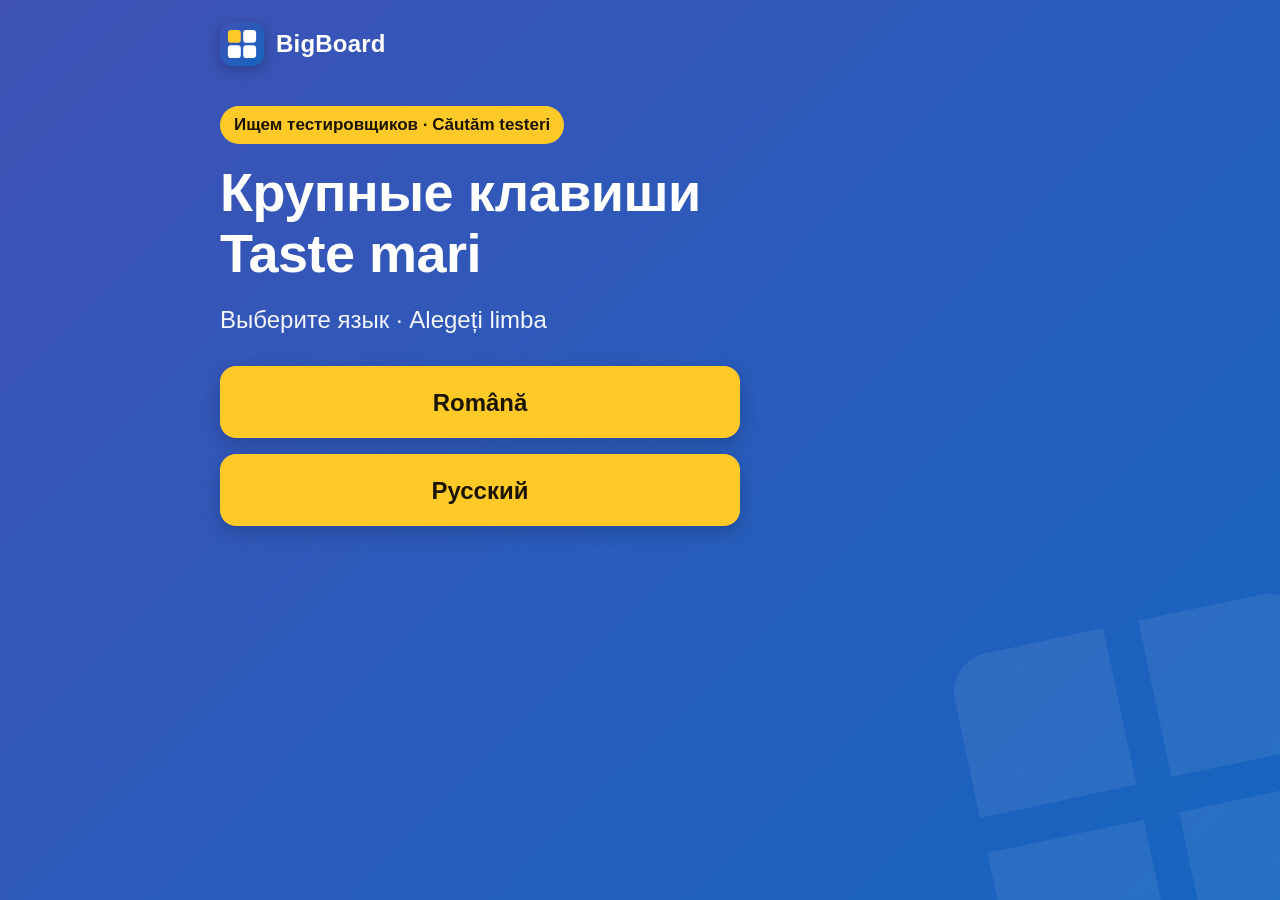
<file: index.html>
<!doctype html>
<html lang="ro">
<head>
  <meta charset="utf-8">
  <meta name="viewport" content="width=device-width, initial-scale=1">
  <title>BigBoard — станьте тестировщиком · deveniți tester</title>
  <meta name="description" content="Клавиатура для Android с очень крупными клавишами — ищем тестировщиков. Tastatură pentru Android cu taste foarte mari — căutăm testeri.">
  <meta name="theme-color" content="#3F51B5">
  <link rel="canonical" href="https://vestmd.github.io/bigboard/">
  <link rel="alternate" hreflang="ro" href="https://vestmd.github.io/bigboard/ro/">
  <link rel="alternate" hreflang="ru" href="https://vestmd.github.io/bigboard/ru/">

  <meta property="og:type" content="website">
  <meta property="og:site_name" content="BigBoard">
  <meta property="og:url" content="https://vestmd.github.io/bigboard/">
  <meta property="og:title" content="BigBoard — крупные клавиши · taste mari">
  <meta property="og:description" content="Ищем тестировщиков — бесплатно, 5 минут. Căutăm testeri — gratuit, 5 minute.">
  <meta property="og:image" content="https://vestmd.github.io/bigboard/assets/og.jpg">
  <meta property="og:image:type" content="image/jpeg">
  <meta property="og:image:width" content="1200">
  <meta property="og:image:height" content="630">
  <meta property="og:image:alt" content="BigBoard — клавиатура с крупными клавишами · tastatură cu taste mari">
  <meta name="twitter:card" content="summary_large_image">
  <meta name="twitter:image" content="https://vestmd.github.io/bigboard/assets/og.jpg">

  <link rel="icon" href="assets/icon.svg" type="image/svg+xml">
  <link rel="apple-touch-icon" href="assets/icon-512.png">
  <link rel="stylesheet" href="assets/style.css">
  <script>
    // Сразу ведём на страницу на языке телефона; если язык не наш — показываем выбор.
    (function () {
      var langs = (navigator.languages && navigator.languages.length ? navigator.languages : [navigator.language || '']);
      for (var i = 0; i < langs.length; i++) {
        var l = String(langs[i]).toLowerCase();
        if (l.indexOf('ro') === 0 || l.indexOf('mo') === 0) { location.replace('ro/' + location.hash); return; }
        if (l.indexOf('ru') === 0) { location.replace('ru/' + location.hash); return; }
      }
    })();
  </script>
</head>
<body>
  <header class="hero" style="min-height: 100vh;">
    <div class="wrap">
      <div class="topbar">
        <span class="brand"><img src="assets/icon.svg" alt="" width="44" height="44">BigBoard</span>
      </div>
      <p class="eyebrow">Ищем тестировщиков · Căutăm testeri</p>
      <h1>Крупные клавиши<br><span lang="ro">Taste mari</span></h1>
      <p class="lead">Выберите язык · <span lang="ro">Alegeți limba</span></p>
      <div class="chooser">
        <a class="btn btn-amber" href="ro/" hreflang="ro" lang="ro">Română</a>
        <a class="btn btn-amber" href="ru/" hreflang="ru" lang="ru">Русский</a>
      </div>
    </div>
  </header>
</body>
</html>
</file>
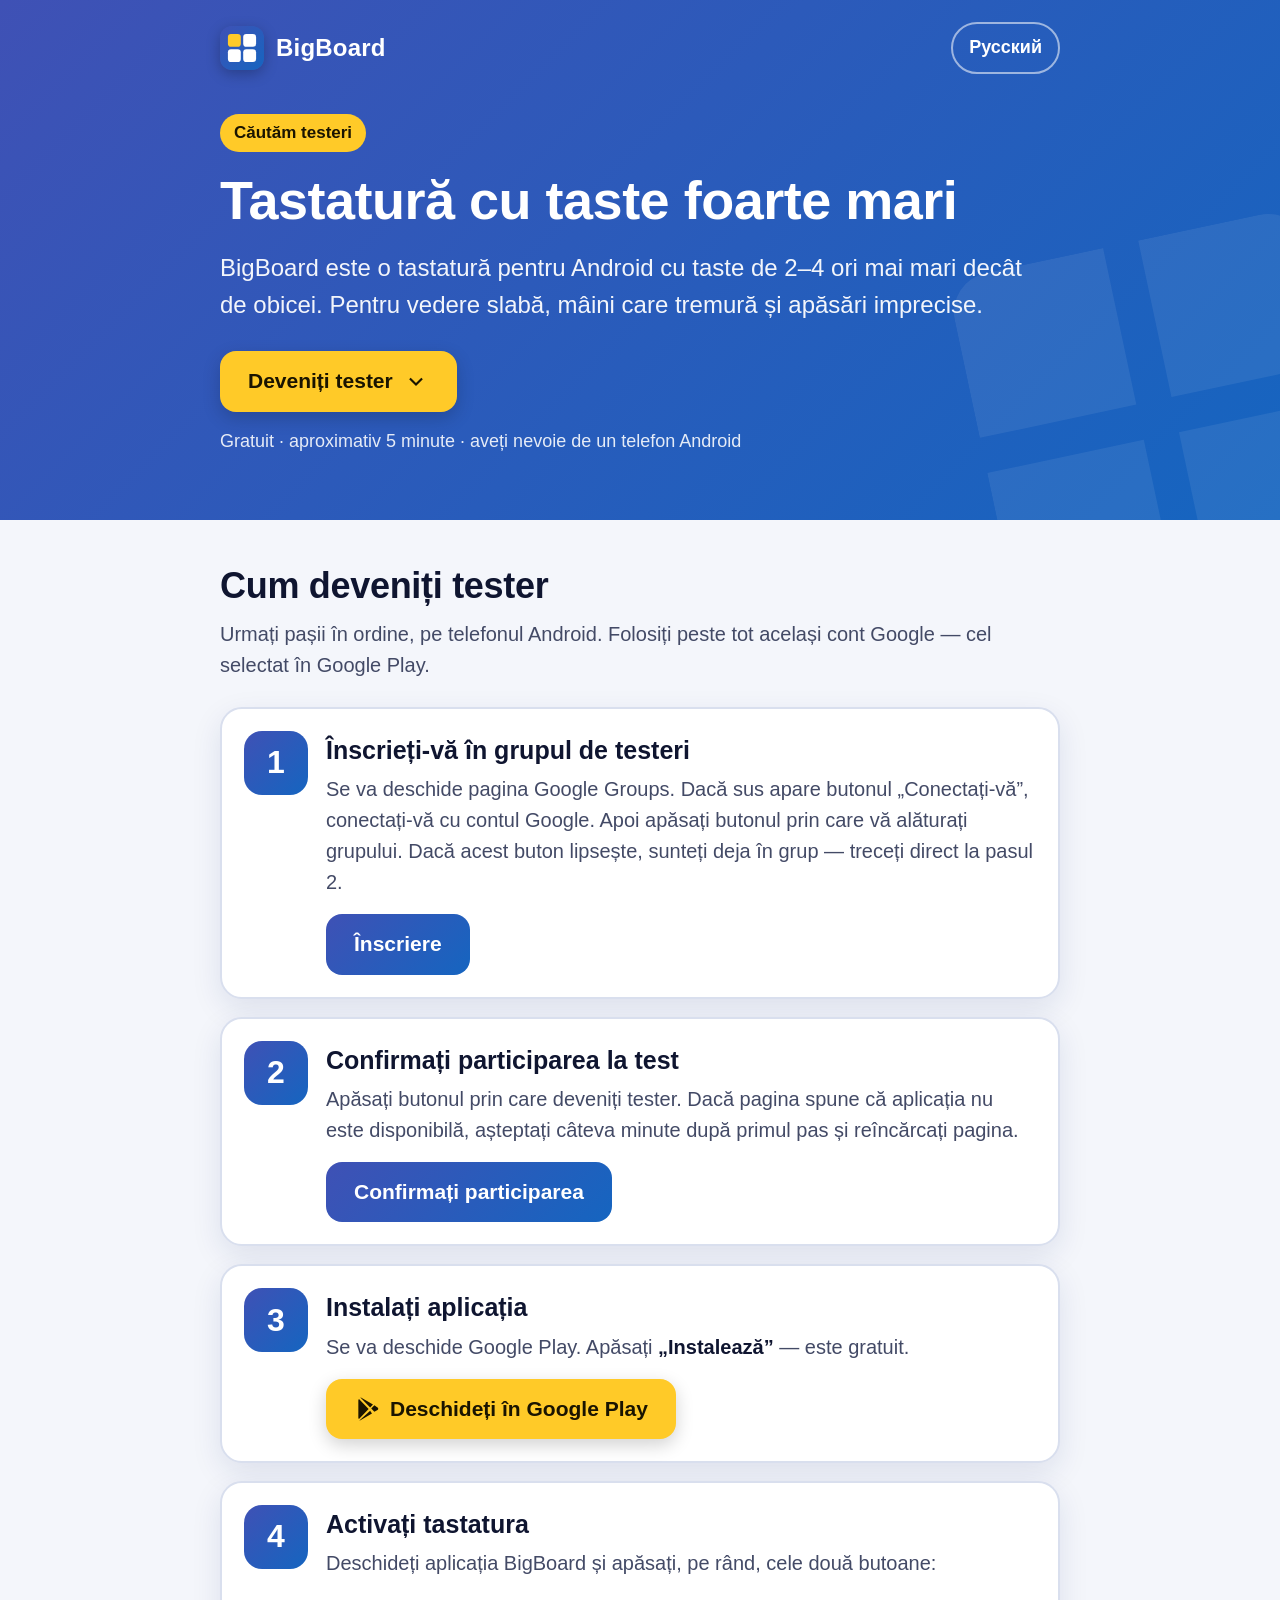
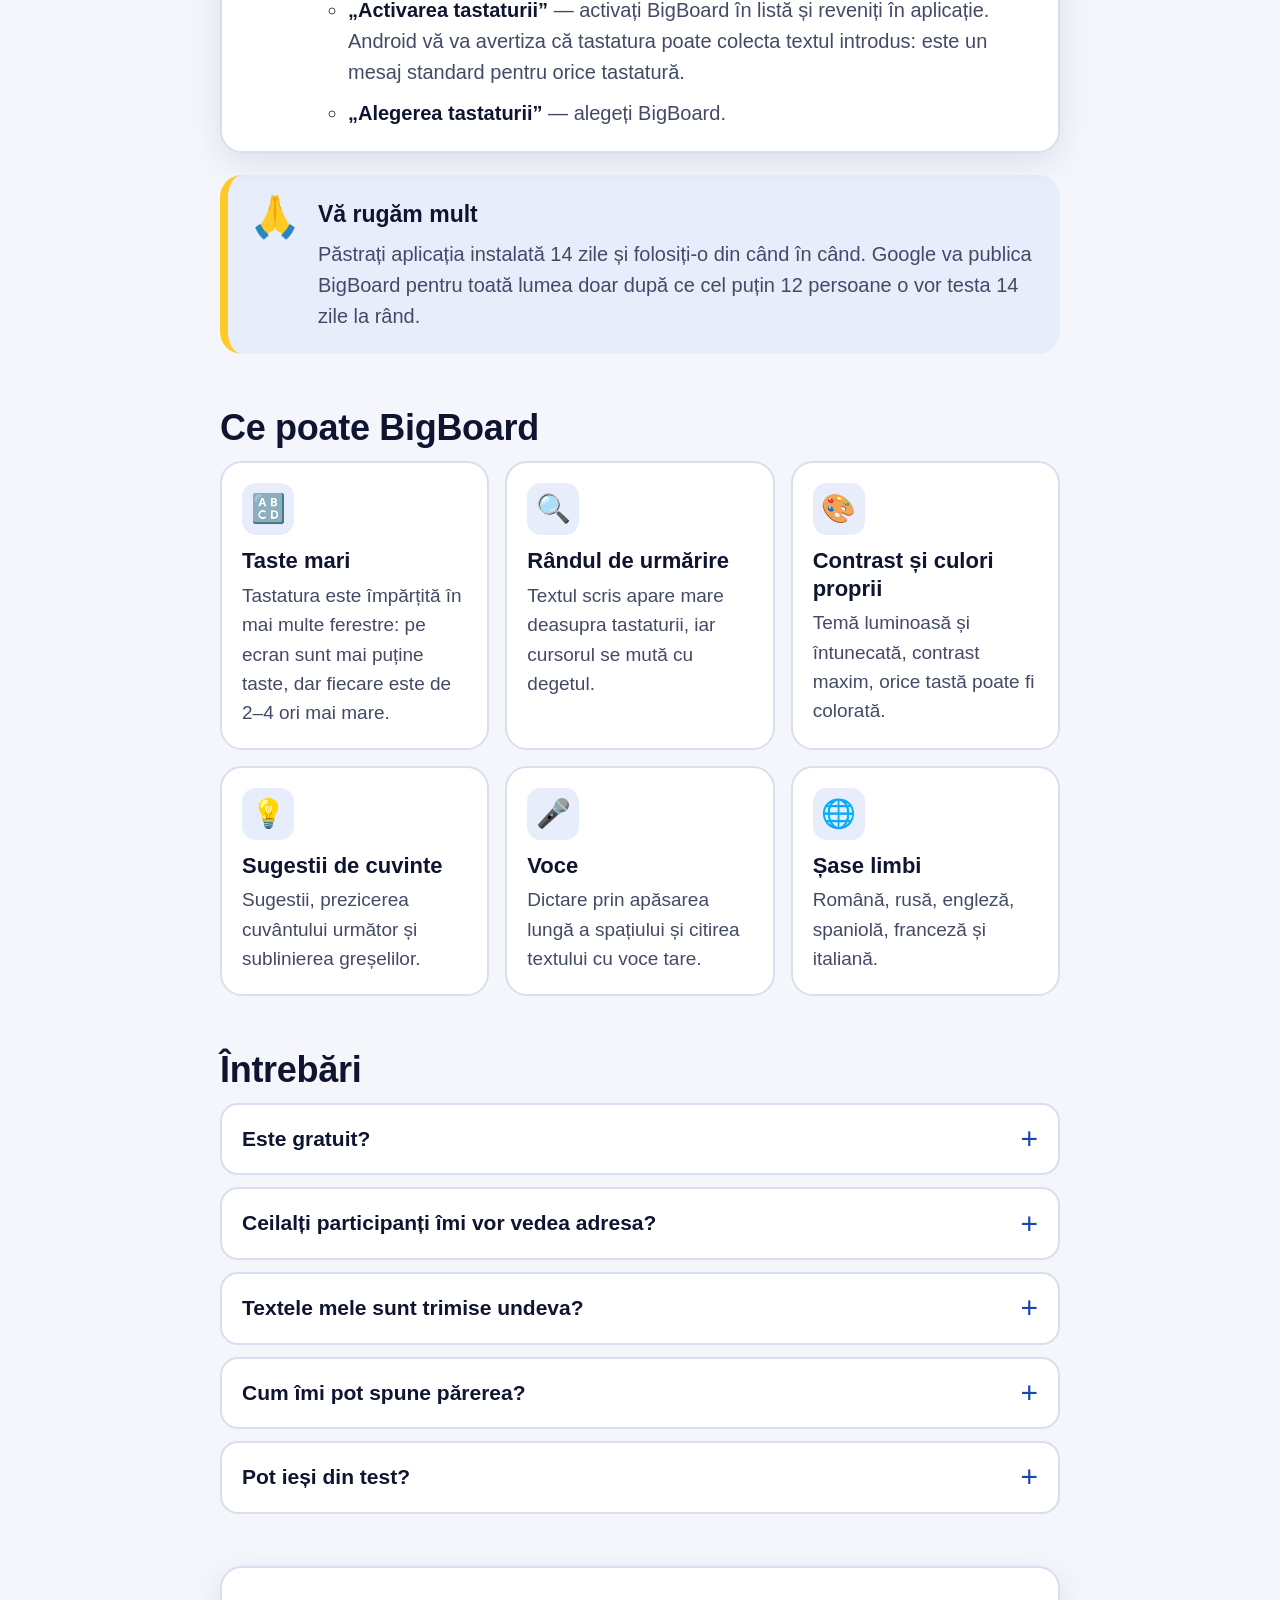
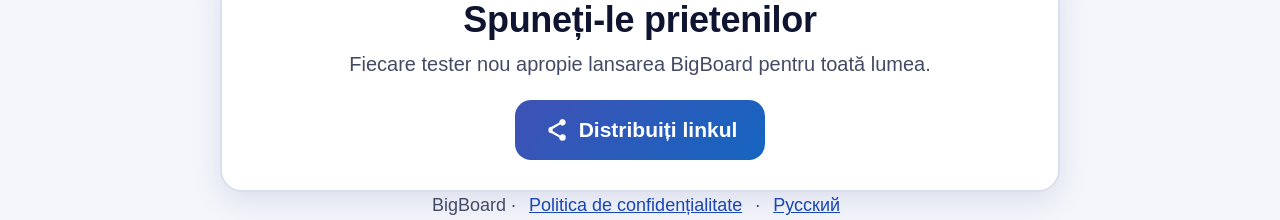
<file: ro/index.html>
<!doctype html>
<html lang="ro">
<head>
  <meta charset="utf-8">
  <meta name="viewport" content="width=device-width, initial-scale=1">
  <title>BigBoard — deveniți tester</title>
  <meta name="description" content="Tastatură pentru Android cu taste foarte mari. Ajutați-ne s-o lansăm în Google Play: înscrieți-vă ca tester — este gratuit și durează aproximativ 5 minute.">
  <meta name="theme-color" content="#3F51B5">
  <link rel="canonical" href="https://vestmd.github.io/bigboard/ro/">
  <link rel="alternate" hreflang="ro" href="https://vestmd.github.io/bigboard/ro/">
  <link rel="alternate" hreflang="ru" href="https://vestmd.github.io/bigboard/ru/">

  <meta property="og:type" content="website">
  <meta property="og:site_name" content="BigBoard">
  <meta property="og:locale" content="ro_RO">
  <meta property="og:url" content="https://vestmd.github.io/bigboard/ro/">
  <meta property="og:title" content="BigBoard — tastatură cu taste foarte mari">
  <meta property="og:description" content="Căutăm testeri! Gratuit și în aproximativ 5 minute: înscrieți-vă și instalați aplicația din Google Play.">
  <meta property="og:image" content="https://vestmd.github.io/bigboard/assets/og-ro.jpg">
  <meta property="og:image:type" content="image/jpeg">
  <meta property="og:image:width" content="1200">
  <meta property="og:image:height" content="630">
  <meta property="og:image:alt" content="BigBoard — tastatură cu taste foarte mari. Căutăm testeri.">
  <meta name="twitter:card" content="summary_large_image">
  <meta name="twitter:title" content="BigBoard — tastatură cu taste foarte mari">
  <meta name="twitter:description" content="Căutăm testeri! Gratuit, aproximativ 5 minute.">
  <meta name="twitter:image" content="https://vestmd.github.io/bigboard/assets/og-ro.jpg">

  <link rel="icon" href="../assets/icon.svg" type="image/svg+xml">
  <link rel="apple-touch-icon" href="../assets/icon-512.png">
  <link rel="stylesheet" href="../assets/style.css">
</head>
<body>
  <header class="hero">
    <div class="wrap">
      <div class="topbar">
        <a class="brand" href="./"><img src="../assets/icon.svg" alt="" width="44" height="44">BigBoard</a>
        <a class="lang" href="../ru/" hreflang="ru" lang="ru">Русский</a>
      </div>
      <p class="eyebrow">Căutăm testeri</p>
      <h1>Tastatură cu taste foarte mari</h1>
      <p class="lead">BigBoard este o tastatură pentru Android cu taste de 2–4 ori mai mari decât de obicei. Pentru vedere slabă, mâini care tremură și apăsări imprecise.</p>
      <a class="btn btn-amber" href="#join">Deveniți tester
        <svg viewBox="0 0 24 24" aria-hidden="true"><path fill="currentColor" d="M12 16.6 5.7 10.3l1.4-1.4 4.9 4.9 4.9-4.9 1.4 1.4z"/></svg>
      </a>
      <p class="meta">Gratuit · aproximativ 5 minute · aveți nevoie de un telefon Android</p>
    </div>
  </header>

  <main class="wrap">
    <section id="join">
      <h2>Cum deveniți tester</h2>
      <p class="intro">Urmați pașii în ordine, pe telefonul Android. Folosiți peste tot același cont Google — cel selectat în Google Play.</p>

      <ol class="steps">
        <li class="step" data-step="1">
          <div class="num" aria-hidden="true">1</div>
          <div>
            <h3>Înscrieți-vă în grupul de testeri<span class="done-badge">✓ Gata</span></h3>
            <p>Se va deschide pagina Google Groups. Dacă sus apare butonul „Conectați-vă”, conectați-vă cu contul Google. Apoi apăsați butonul prin care vă alăturați grupului. Dacă acest buton lipsește, sunteți deja în grup — treceți direct la pasul 2.</p>
            <a class="btn btn-blue" href="https://groups.google.com/g/bigboard-testers" target="_blank" rel="noopener" data-step-link="1">Înscriere</a>
          </div>
        </li>
        <li class="step" data-step="2">
          <div class="num" aria-hidden="true">2</div>
          <div>
            <h3>Confirmați participarea la test<span class="done-badge">✓ Gata</span></h3>
            <p>Apăsați butonul prin care deveniți tester. Dacă pagina spune că aplicația nu este disponibilă, așteptați câteva minute după primul pas și reîncărcați pagina.</p>
            <a class="btn btn-blue" href="https://play.google.com/apps/testing/ru.bigboard.keyboard" target="_blank" rel="noopener" data-step-link="2">Confirmați participarea</a>
          </div>
        </li>
        <li class="step" data-step="3">
          <div class="num" aria-hidden="true">3</div>
          <div>
            <h3>Instalați aplicația<span class="done-badge">✓ Gata</span></h3>
            <p>Se va deschide Google Play. Apăsați <b>„Instalează”</b> — este gratuit.</p>
            <a class="btn btn-amber" href="https://play.google.com/store/apps/details?id=ru.bigboard.keyboard" target="_blank" rel="noopener" data-step-link="3">
              <svg viewBox="0 0 24 24" aria-hidden="true"><path fill="currentColor" d="M4.6 2.7c-.4.3-.6.8-.6 1.4v15.8c0 .6.2 1.1.6 1.4l8.9-9.3zm10.3 7.8 2.6-2.7L6.8 1.6c-.3-.2-.6-.2-.9-.2zm0 3-9.9 9.1c.3 0 .6 0 .9-.2l10.7-6.2zm3.9-4.9-2.9 3 2.9 3 2.9-1.7c.9-.5.9-1.9 0-2.4z"/></svg>
              Deschideți în Google Play
            </a>
          </div>
        </li>
        <li class="step" data-step="4">
          <div class="num" aria-hidden="true">4</div>
          <div>
            <h3>Activați tastatura</h3>
            <p>Deschideți aplicația BigBoard și apăsați, pe rând, cele două butoane:</p>
            <ul>
              <li><b>„Activarea tastaturii”</b> — activați BigBoard în listă și reveniți în aplicație. Android vă va avertiza că tastatura poate colecta textul introdus: este un mesaj standard pentru orice tastatură.</li>
              <li><b>„Alegerea tastaturii”</b> — alegeți BigBoard.</li>
            </ul>
          </div>
        </li>
      </ol>

      <div class="callout">
        <div class="ico" aria-hidden="true">🙏</div>
        <div>
          <h3>Vă rugăm mult</h3>
          <p>Păstrați aplicația instalată 14 zile și folosiți-o din când în când. Google va publica BigBoard pentru toată lumea doar după ce cel puțin 12 persoane o vor testa 14 zile la rând.</p>
        </div>
      </div>
    </section>

    <section>
      <h2>Ce poate BigBoard</h2>
      <div class="features">
        <div class="feature">
          <div class="ico" aria-hidden="true">🔠</div>
          <h3>Taste mari</h3>
          <p>Tastatura este împărțită în mai multe ferestre: pe ecran sunt mai puține taste, dar fiecare este de 2–4 ori mai mare.</p>
        </div>
        <div class="feature">
          <div class="ico" aria-hidden="true">🔍</div>
          <h3>Rândul de urmărire</h3>
          <p>Textul scris apare mare deasupra tastaturii, iar cursorul se mută cu degetul.</p>
        </div>
        <div class="feature">
          <div class="ico" aria-hidden="true">🎨</div>
          <h3>Contrast și culori proprii</h3>
          <p>Temă luminoasă și întunecată, contrast maxim, orice tastă poate fi colorată.</p>
        </div>
        <div class="feature">
          <div class="ico" aria-hidden="true">💡</div>
          <h3>Sugestii de cuvinte</h3>
          <p>Sugestii, prezicerea cuvântului următor și sublinierea greșelilor.</p>
        </div>
        <div class="feature">
          <div class="ico" aria-hidden="true">🎤</div>
          <h3>Voce</h3>
          <p>Dictare prin apăsarea lungă a spațiului și citirea textului cu voce tare.</p>
        </div>
        <div class="feature">
          <div class="ico" aria-hidden="true">🌐</div>
          <h3>Șase limbi</h3>
          <p>Română, rusă, engleză, spaniolă, franceză și italiană.</p>
        </div>
      </div>
    </section>

    <section>
      <h2>Întrebări</h2>
      <div class="faq">
        <details>
          <summary>Este gratuit?</summary>
          <p>Da. Descărcarea este gratuită, iar în timpul testării toate funcțiile sunt disponibile.</p>
        </details>
        <details>
          <summary>Ceilalți participanți îmi vor vedea adresa?</summary>
          <p>Nu. Lista membrilor grupului o vede doar dezvoltatorul.</p>
        </details>
        <details>
          <summary>Textele mele sunt trimise undeva?</summary>
          <p>Nu. Tot ce scrieți este procesat doar pe telefon. Detalii — în <a href="https://vestmd.github.io/bigboard-privacy/" target="_blank" rel="noopener">politica de confidențialitate</a>.</p>
        </details>
        <details>
          <summary>Cum îmi pot spune părerea?</summary>
          <p>Pe pagina BigBoard din Google Play. Părerile testerilor le vede doar dezvoltatorul.</p>
        </details>
        <details>
          <summary>Pot ieși din test?</summary>
          <p>Da, oricând, de la linkul din pasul al doilea. Dar vă rugăm mult să rămâneți cel puțin 14 zile.</p>
        </details>
      </div>
    </section>

    <div class="share">
      <h2>Spuneți-le prietenilor</h2>
      <p>Fiecare tester nou apropie lansarea BigBoard pentru toată lumea.</p>
      <button class="btn btn-blue" id="share" type="button"
              data-url="https://vestmd.github.io/bigboard/ro/"
              data-text="Tastatură cu taste foarte mari pentru Android. Se caută testeri — gratuit, 5 minute:"
              data-copied="Linkul a fost copiat ✓">
        <svg viewBox="0 0 24 24" aria-hidden="true"><path fill="currentColor" d="M18 16a3 3 0 0 0-2.2 1l-7-4a3 3 0 0 0 0-2l7-4A3 3 0 1 0 15 5l-7 4a3 3 0 1 0 0 6l7 4a3 3 0 1 0 3-3z"/></svg>
        <span class="label">Distribuiți linkul</span>
      </button>
    </div>
  </main>

  <footer class="wrap">
    BigBoard · <a href="https://vestmd.github.io/bigboard-privacy/" target="_blank" rel="noopener">Politica de confidențialitate</a> · <a href="../ru/" hreflang="ru" lang="ru">Русский</a>
  </footer>

  <script src="../assets/app.js"></script>
</body>
</html>
</file>
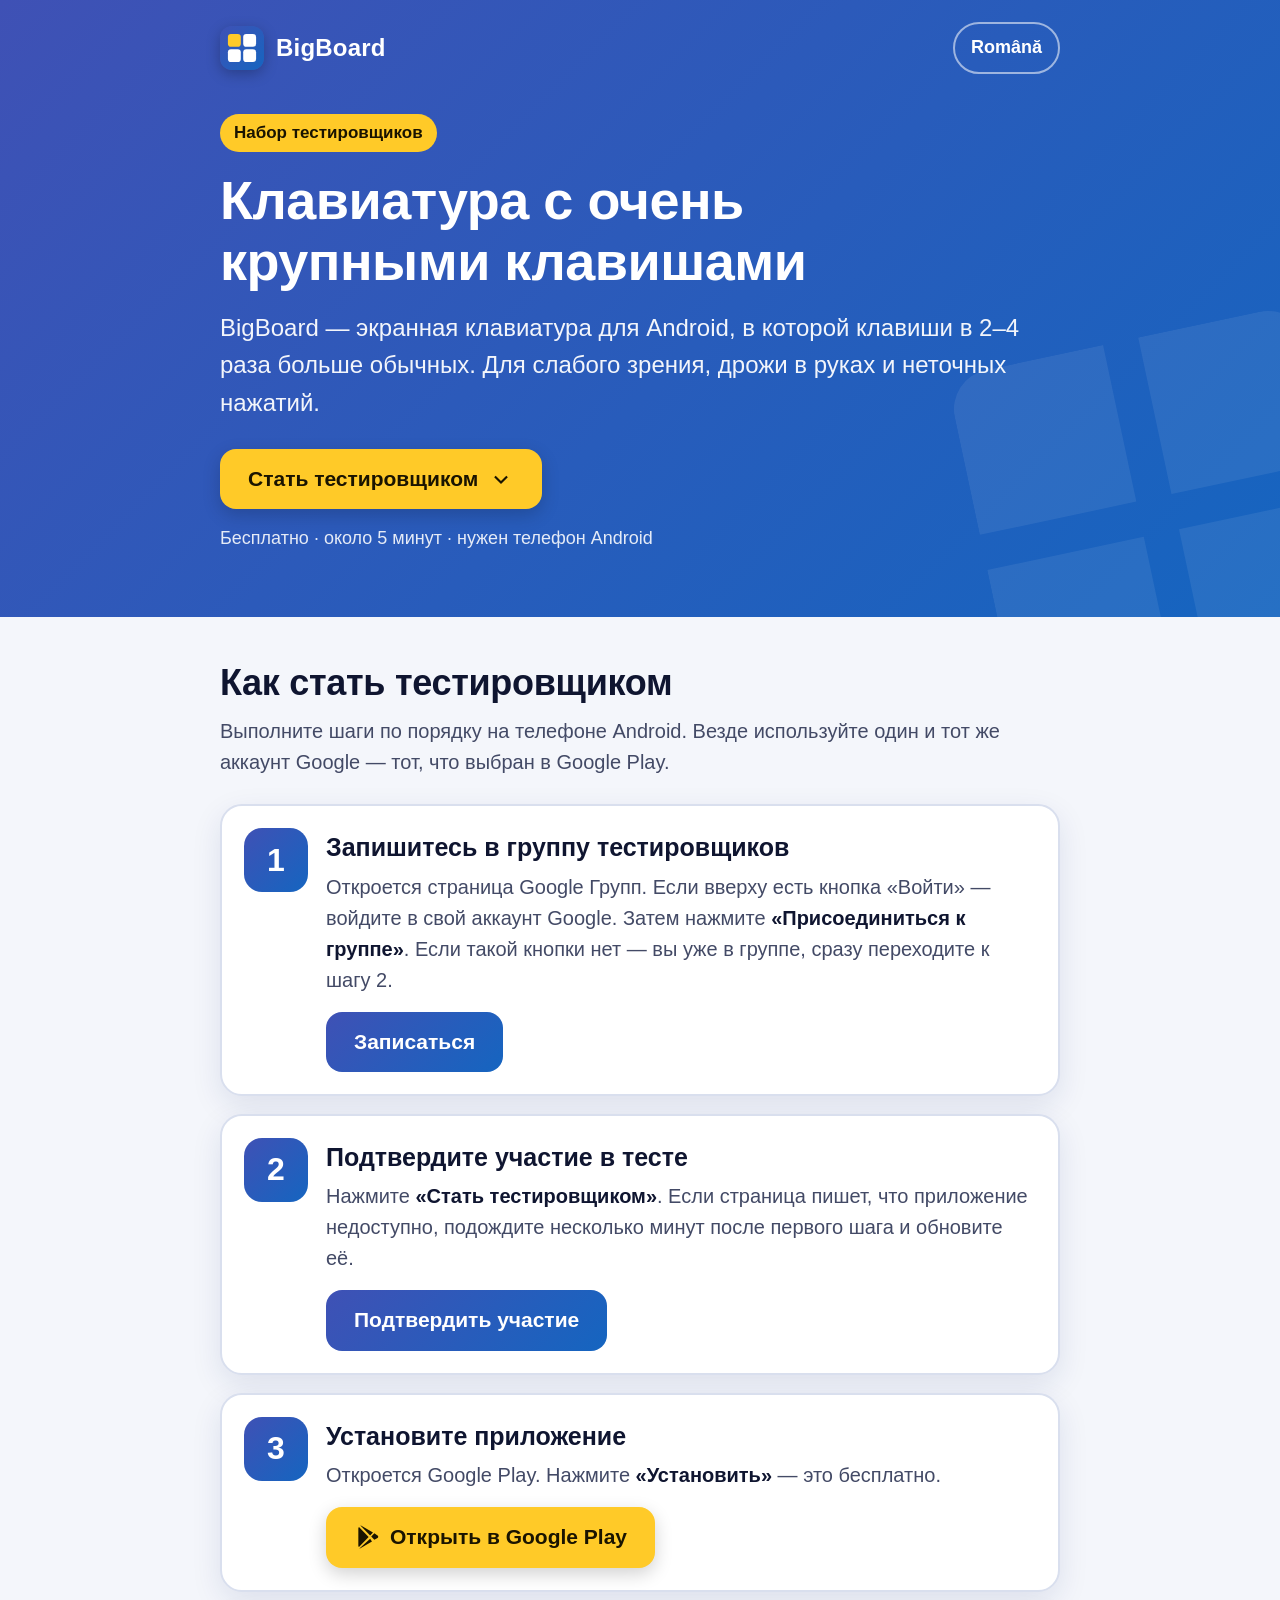
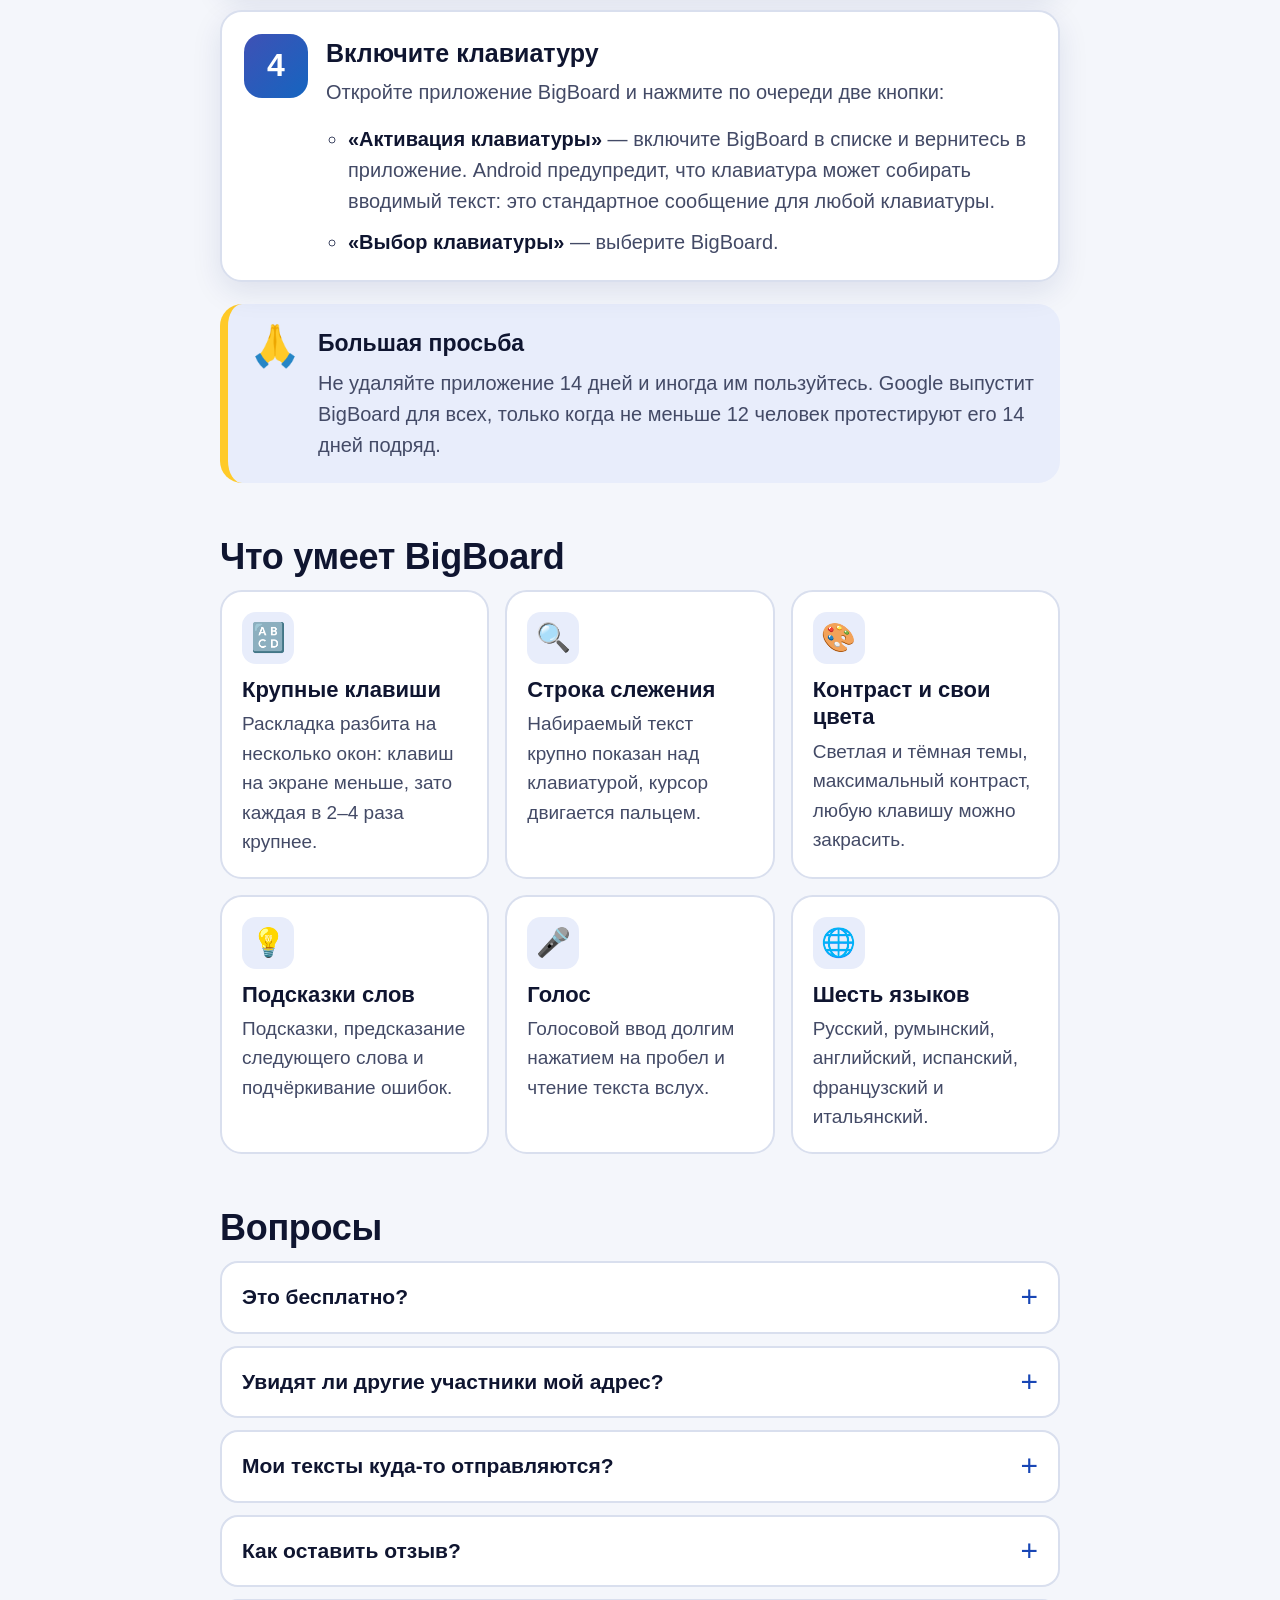
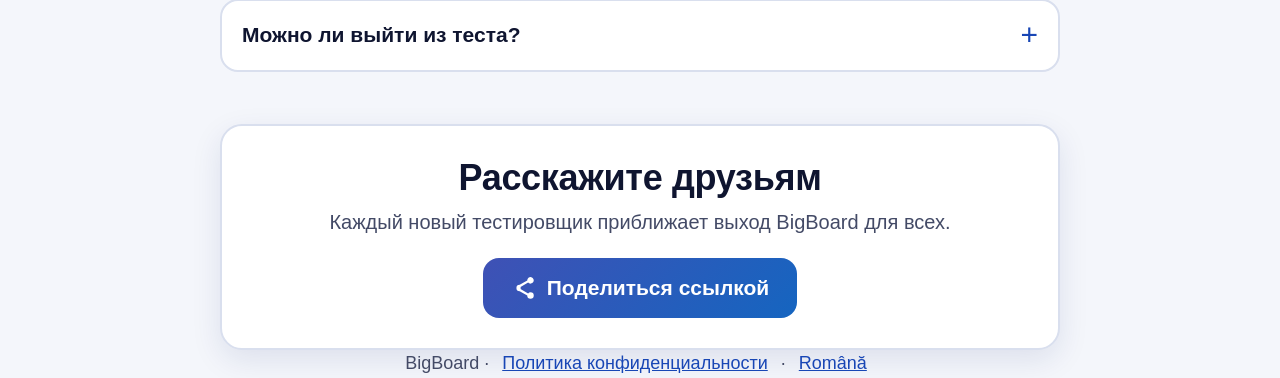
<file: ru/index.html>
<!doctype html>
<html lang="ru">
<head>
  <meta charset="utf-8">
  <meta name="viewport" content="width=device-width, initial-scale=1">
  <title>BigBoard — станьте тестировщиком</title>
  <meta name="description" content="Клавиатура для Android с очень крупными клавишами. Помогите выпустить её в Google Play: запишитесь в тестировщики — это бесплатно и займёт около 5 минут.">
  <meta name="theme-color" content="#3F51B5">
  <link rel="canonical" href="https://vestmd.github.io/bigboard/ru/">
  <link rel="alternate" hreflang="ro" href="https://vestmd.github.io/bigboard/ro/">
  <link rel="alternate" hreflang="ru" href="https://vestmd.github.io/bigboard/ru/">

  <meta property="og:type" content="website">
  <meta property="og:site_name" content="BigBoard">
  <meta property="og:locale" content="ru_RU">
  <meta property="og:url" content="https://vestmd.github.io/bigboard/ru/">
  <meta property="og:title" content="BigBoard — клавиатура с очень крупными клавишами">
  <meta property="og:description" content="Ищем тестировщиков! Бесплатно и около 5 минут: запишитесь и установите приложение из Google Play.">
  <meta property="og:image" content="https://vestmd.github.io/bigboard/assets/og-ru.jpg">
  <meta property="og:image:type" content="image/jpeg">
  <meta property="og:image:width" content="1200">
  <meta property="og:image:height" content="630">
  <meta property="og:image:alt" content="BigBoard — клавиатура с очень крупными клавишами. Ищем тестировщиков.">
  <meta name="twitter:card" content="summary_large_image">
  <meta name="twitter:title" content="BigBoard — клавиатура с очень крупными клавишами">
  <meta name="twitter:description" content="Ищем тестировщиков! Бесплатно и около 5 минут.">
  <meta name="twitter:image" content="https://vestmd.github.io/bigboard/assets/og-ru.jpg">

  <link rel="icon" href="../assets/icon.svg" type="image/svg+xml">
  <link rel="apple-touch-icon" href="../assets/icon-512.png">
  <link rel="stylesheet" href="../assets/style.css">
</head>
<body>
  <header class="hero">
    <div class="wrap">
      <div class="topbar">
        <a class="brand" href="./"><img src="../assets/icon.svg" alt="" width="44" height="44">BigBoard</a>
        <a class="lang" href="../ro/" hreflang="ro" lang="ro">Română</a>
      </div>
      <p class="eyebrow">Набор тестировщиков</p>
      <h1>Клавиатура с очень крупными клавишами</h1>
      <p class="lead">BigBoard — экранная клавиатура для Android, в которой клавиши в 2–4 раза больше обычных. Для слабого зрения, дрожи в руках и неточных нажатий.</p>
      <a class="btn btn-amber" href="#join">Стать тестировщиком
        <svg viewBox="0 0 24 24" aria-hidden="true"><path fill="currentColor" d="M12 16.6 5.7 10.3l1.4-1.4 4.9 4.9 4.9-4.9 1.4 1.4z"/></svg>
      </a>
      <p class="meta">Бесплатно · около 5 минут · нужен телефон Android</p>
    </div>
  </header>

  <main class="wrap">
    <section id="join">
      <h2>Как стать тестировщиком</h2>
      <p class="intro">Выполните шаги по порядку на телефоне Android. Везде используйте один и тот же аккаунт Google — тот, что выбран в Google Play.</p>

      <ol class="steps">
        <li class="step" data-step="1">
          <div class="num" aria-hidden="true">1</div>
          <div>
            <h3>Запишитесь в группу тестировщиков<span class="done-badge">✓ Готово</span></h3>
            <p>Откроется страница Google Групп. Если вверху есть кнопка «Войти» — войдите в свой аккаунт Google. Затем нажмите <b>«Присоединиться к группе»</b>. Если такой кнопки нет — вы уже в группе, сразу переходите к шагу 2.</p>
            <a class="btn btn-blue" href="https://groups.google.com/g/bigboard-testers" target="_blank" rel="noopener" data-step-link="1">Записаться</a>
          </div>
        </li>
        <li class="step" data-step="2">
          <div class="num" aria-hidden="true">2</div>
          <div>
            <h3>Подтвердите участие в тесте<span class="done-badge">✓ Готово</span></h3>
            <p>Нажмите <b>«Стать тестировщиком»</b>. Если страница пишет, что приложение недоступно, подождите несколько минут после первого шага и обновите её.</p>
            <a class="btn btn-blue" href="https://play.google.com/apps/testing/ru.bigboard.keyboard" target="_blank" rel="noopener" data-step-link="2">Подтвердить участие</a>
          </div>
        </li>
        <li class="step" data-step="3">
          <div class="num" aria-hidden="true">3</div>
          <div>
            <h3>Установите приложение<span class="done-badge">✓ Готово</span></h3>
            <p>Откроется Google Play. Нажмите <b>«Установить»</b> — это бесплатно.</p>
            <a class="btn btn-amber" href="https://play.google.com/store/apps/details?id=ru.bigboard.keyboard" target="_blank" rel="noopener" data-step-link="3">
              <svg viewBox="0 0 24 24" aria-hidden="true"><path fill="currentColor" d="M4.6 2.7c-.4.3-.6.8-.6 1.4v15.8c0 .6.2 1.1.6 1.4l8.9-9.3zm10.3 7.8 2.6-2.7L6.8 1.6c-.3-.2-.6-.2-.9-.2zm0 3-9.9 9.1c.3 0 .6 0 .9-.2l10.7-6.2zm3.9-4.9-2.9 3 2.9 3 2.9-1.7c.9-.5.9-1.9 0-2.4z"/></svg>
              Открыть в Google Play
            </a>
          </div>
        </li>
        <li class="step" data-step="4">
          <div class="num" aria-hidden="true">4</div>
          <div>
            <h3>Включите клавиатуру</h3>
            <p>Откройте приложение BigBoard и нажмите по очереди две кнопки:</p>
            <ul>
              <li><b>«Активация клавиатуры»</b> — включите BigBoard в списке и вернитесь в приложение. Android предупредит, что клавиатура может собирать вводимый текст: это стандартное сообщение для любой клавиатуры.</li>
              <li><b>«Выбор клавиатуры»</b> — выберите BigBoard.</li>
            </ul>
          </div>
        </li>
      </ol>

      <div class="callout">
        <div class="ico" aria-hidden="true">🙏</div>
        <div>
          <h3>Большая просьба</h3>
          <p>Не удаляйте приложение 14 дней и иногда им пользуйтесь. Google выпустит BigBoard для всех, только когда не меньше 12 человек протестируют его 14 дней подряд.</p>
        </div>
      </div>
    </section>

    <section>
      <h2>Что умеет BigBoard</h2>
      <div class="features">
        <div class="feature">
          <div class="ico" aria-hidden="true">🔠</div>
          <h3>Крупные клавиши</h3>
          <p>Раскладка разбита на несколько окон: клавиш на экране меньше, зато каждая в 2–4 раза крупнее.</p>
        </div>
        <div class="feature">
          <div class="ico" aria-hidden="true">🔍</div>
          <h3>Строка слежения</h3>
          <p>Набираемый текст крупно показан над клавиатурой, курсор двигается пальцем.</p>
        </div>
        <div class="feature">
          <div class="ico" aria-hidden="true">🎨</div>
          <h3>Контраст и свои цвета</h3>
          <p>Светлая и тёмная темы, максимальный контраст, любую клавишу можно закрасить.</p>
        </div>
        <div class="feature">
          <div class="ico" aria-hidden="true">💡</div>
          <h3>Подсказки слов</h3>
          <p>Подсказки, предсказание следующего слова и подчёркивание ошибок.</p>
        </div>
        <div class="feature">
          <div class="ico" aria-hidden="true">🎤</div>
          <h3>Голос</h3>
          <p>Голосовой ввод долгим нажатием на пробел и чтение текста вслух.</p>
        </div>
        <div class="feature">
          <div class="ico" aria-hidden="true">🌐</div>
          <h3>Шесть языков</h3>
          <p>Русский, румынский, английский, испанский, французский и итальянский.</p>
        </div>
      </div>
    </section>

    <section>
      <h2>Вопросы</h2>
      <div class="faq">
        <details>
          <summary>Это бесплатно?</summary>
          <p>Да. Скачивание бесплатное, а во время тестирования доступны все функции.</p>
        </details>
        <details>
          <summary>Увидят ли другие участники мой адрес?</summary>
          <p>Нет. Список участников группы видит только разработчик.</p>
        </details>
        <details>
          <summary>Мои тексты куда-то отправляются?</summary>
          <p>Нет. Всё, что вы печатаете, обрабатывается только на телефоне. Подробнее — в <a href="https://vestmd.github.io/bigboard-privacy/" target="_blank" rel="noopener">политике конфиденциальности</a>.</p>
        </details>
        <details>
          <summary>Как оставить отзыв?</summary>
          <p>На странице BigBoard в Google Play. Отзывы тестировщиков видит только разработчик.</p>
        </details>
        <details>
          <summary>Можно ли выйти из теста?</summary>
          <p>Да, в любой момент по ссылке из второго шага. Но очень просим продержаться хотя бы 14 дней.</p>
        </details>
      </div>
    </section>

    <div class="share">
      <h2>Расскажите друзьям</h2>
      <p>Каждый новый тестировщик приближает выход BigBoard для всех.</p>
      <button class="btn btn-blue" id="share" type="button"
              data-url="https://vestmd.github.io/bigboard/ru/"
              data-text="Клавиатура с очень крупными клавишами для Android. Ищут тестировщиков — бесплатно, 5 минут:"
              data-copied="Ссылка скопирована ✓">
        <svg viewBox="0 0 24 24" aria-hidden="true"><path fill="currentColor" d="M18 16a3 3 0 0 0-2.2 1l-7-4a3 3 0 0 0 0-2l7-4A3 3 0 1 0 15 5l-7 4a3 3 0 1 0 0 6l7 4a3 3 0 1 0 3-3z"/></svg>
        <span class="label">Поделиться ссылкой</span>
      </button>
    </div>
  </main>

  <footer class="wrap">
    BigBoard · <a href="https://vestmd.github.io/bigboard-privacy/" target="_blank" rel="noopener">Политика конфиденциальности</a> · <a href="../ro/" hreflang="ro" lang="ro">Română</a>
  </footer>

  <script src="../assets/app.js"></script>
</body>
</html>
</file>
<file: assets/style.css>
/* Страница набора тестировщиков BigBoard. Крупный шрифт и высокий контраст — аудитория со слабым зрением. */
:root {
  --brand-1: #3F51B5;
  --brand-2: #1565C0;
  --amber: #FFCA28;
  --amber-ink: #1A1400;
  --bg: #F4F6FB;
  --card: #FFFFFF;
  --ink: #0F1530;
  --muted: #434A66;
  --line: #D9DFEE;
  --soft: #E8EDFB;
  --ok: #17803A;
  --ok-bg: #E3F5E8;
  --link: #1846B5;
  --shadow: 0 10px 30px rgba(21, 40, 110, .10);
  --radius: 22px;
}

@media (prefers-color-scheme: dark) {
  :root {
    --bg: #0C1122;
    --card: #151C34;
    --ink: #F3F5FB;
    --muted: #B9C0D8;
    --line: #2A3352;
    --soft: #1D2747;
    --ok: #5FD685;
    --ok-bg: #12301E;
    --link: #8DB2FF;
    --shadow: 0 10px 30px rgba(0, 0, 0, .35);
  }
}

* { box-sizing: border-box; }

html { -webkit-text-size-adjust: 100%; scroll-behavior: smooth; }

body {
  margin: 0;
  background: var(--bg);
  color: var(--ink);
  font-family: "Segoe UI", Roboto, "Noto Sans", -apple-system, BlinkMacSystemFont, Arial, sans-serif;
  font-size: 20px;
  line-height: 1.55;
}

a { color: var(--link); }
a:focus-visible, button:focus-visible { outline: 4px solid var(--amber); outline-offset: 3px; }

.wrap { max-width: 880px; margin: 0 auto; padding: 0 20px; }

/* ── Шапка-герой ─────────────────────────────────────────── */
.hero {
  position: relative;
  overflow: hidden;
  color: #fff;
  background: linear-gradient(135deg, var(--brand-1) 0%, var(--brand-2) 100%);
  padding: 22px 0 64px;
}

.hero::after {
  /* Декоративные «клавиши» на фоне */
  content: "";
  position: absolute;
  right: -60px;
  bottom: -80px;
  width: 360px;
  height: 360px;
  background:
    linear-gradient(#fff, #fff) 0 0 / 160px 160px no-repeat,
    linear-gradient(#fff, #fff) 196px 0 / 160px 160px no-repeat,
    linear-gradient(#fff, #fff) 0 196px / 160px 160px no-repeat,
    linear-gradient(#fff, #fff) 196px 196px / 160px 160px no-repeat;
  opacity: .07;
  border-radius: 40px;
  transform: rotate(-12deg);
  pointer-events: none;
}

.topbar {
  display: flex;
  align-items: center;
  justify-content: space-between;
  gap: 12px;
  margin-bottom: 40px;
}

.brand {
  display: flex;
  align-items: center;
  gap: 12px;
  font-weight: 700;
  font-size: 24px;
  letter-spacing: .2px;
  color: #fff;
  text-decoration: none;
}

.brand img { width: 44px; height: 44px; border-radius: 12px; box-shadow: 0 4px 14px rgba(0,0,0,.25); }

.lang {
  color: #fff;
  font-weight: 600;
  font-size: 18px;
  text-decoration: none;
  padding: 10px 16px;
  border: 2px solid rgba(255,255,255,.55);
  border-radius: 999px;
  min-height: 48px;
  display: inline-flex;
  align-items: center;
}

.lang:hover { background: rgba(255,255,255,.12); }

.eyebrow {
  display: inline-block;
  background: var(--amber);
  color: var(--amber-ink);
  font-weight: 700;
  font-size: 17px;
  padding: 6px 14px;
  border-radius: 999px;
  margin: 0 0 18px;
}

.hero h1 {
  font-size: clamp(34px, 7vw, 54px);
  line-height: 1.12;
  margin: 0 0 18px;
  letter-spacing: -.5px;
  max-width: 14em;
}

.hero p.lead {
  font-size: clamp(20px, 3.4vw, 24px);
  margin: 0 0 28px;
  max-width: 34em;
  color: rgba(255,255,255,.94);
}

.hero .meta {
  margin: 16px 0 0;
  font-size: 18px;
  color: rgba(255,255,255,.88);
}

/* ── Кнопки ──────────────────────────────────────────────── */
.btn {
  display: inline-flex;
  align-items: center;
  justify-content: center;
  gap: 10px;
  min-height: 60px;
  padding: 14px 28px;
  border-radius: 16px;
  font: inherit;
  font-weight: 700;
  font-size: 21px;
  text-decoration: none;
  border: 0;
  cursor: pointer;
  transition: transform .08s ease, filter .15s ease;
}

.btn:active { transform: translateY(1px) scale(.99); }
.btn:hover { filter: brightness(1.06); }

.btn-amber { background: var(--amber); color: var(--amber-ink); box-shadow: 0 6px 18px rgba(0,0,0,.18); }
.btn-blue { background: linear-gradient(135deg, var(--brand-1), var(--brand-2)); color: #fff; }
.btn-ghost { background: var(--soft); color: var(--ink); }

.btn svg { width: 26px; height: 26px; flex: none; }

/* ── Секции ──────────────────────────────────────────────── */
main { padding-bottom: 40px; }

section { padding: 44px 0 8px; }

h2 {
  font-size: clamp(28px, 5vw, 36px);
  line-height: 1.2;
  margin: 0 0 12px;
  letter-spacing: -.3px;
}

.intro { color: var(--muted); margin: 0 0 26px; font-size: 20px; }

/* Шаги */
.steps { list-style: none; margin: 0; padding: 0; display: grid; gap: 18px; }

.step {
  position: relative;
  display: grid;
  grid-template-columns: 64px 1fr;
  gap: 18px;
  background: var(--card);
  border: 2px solid var(--line);
  border-radius: var(--radius);
  padding: 22px;
  box-shadow: var(--shadow);
}

.step .num {
  width: 64px;
  height: 64px;
  border-radius: 18px;
  display: grid;
  place-items: center;
  font-size: 32px;
  font-weight: 800;
  color: #fff;
  background: linear-gradient(135deg, var(--brand-1), var(--brand-2));
}

.step h3 { margin: 4px 0 8px; font-size: 25px; line-height: 1.25; }
.step p { margin: 0 0 16px; color: var(--muted); }
.step ul { margin: 0; padding-left: 22px; color: var(--muted); }
.step li + li { margin-top: 10px; }
.step b, .step strong { color: var(--ink); }

.done-badge {
  display: none;
  align-items: center;
  gap: 6px;
  margin-left: 12px;
  font-size: 18px;
  font-weight: 700;
  color: var(--ok);
}

.step.done { border-color: var(--ok); }
.step.done .num { background: var(--ok); }
.step.done .done-badge { display: inline-flex; }

/* Просьба про 14 дней */
.callout {
  margin-top: 22px;
  display: grid;
  grid-template-columns: 52px 1fr;
  gap: 16px;
  align-items: start;
  background: var(--soft);
  border-radius: var(--radius);
  padding: 22px;
  border-left: 8px solid var(--amber);
}

.callout .ico { font-size: 40px; line-height: 1; }
.callout h3 { margin: 0 0 6px; font-size: 23px; }
.callout p { margin: 0; color: var(--muted); }

/* Возможности */
.features { display: grid; grid-template-columns: repeat(auto-fit, minmax(240px, 1fr)); gap: 16px; }

.feature {
  background: var(--card);
  border: 2px solid var(--line);
  border-radius: var(--radius);
  padding: 20px;
}

.feature .ico {
  width: 52px;
  height: 52px;
  border-radius: 14px;
  display: grid;
  place-items: center;
  font-size: 28px;
  background: var(--soft);
  margin-bottom: 12px;
}

.feature h3 { margin: 0 0 6px; font-size: 22px; line-height: 1.25; }
.feature p { margin: 0; color: var(--muted); font-size: 19px; }

/* Вопросы */
.faq { display: grid; gap: 12px; }

.faq details {
  background: var(--card);
  border: 2px solid var(--line);
  border-radius: 18px;
  padding: 0 20px;
}

.faq summary {
  cursor: pointer;
  list-style: none;
  font-weight: 700;
  font-size: 21px;
  padding: 18px 36px 18px 0;
  position: relative;
  min-height: 60px;
}

.faq summary::-webkit-details-marker { display: none; }

.faq summary::after {
  content: "+";
  position: absolute;
  right: 0;
  top: 50%;
  transform: translateY(-50%);
  font-size: 30px;
  font-weight: 400;
  color: var(--link);
}

.faq details[open] summary::after { content: "−"; }
.faq details p { margin: 0 0 18px; color: var(--muted); }

/* Поделиться */
.share {
  margin-top: 44px;
  text-align: center;
  background: var(--card);
  border: 2px solid var(--line);
  border-radius: var(--radius);
  padding: 30px 22px;
  box-shadow: var(--shadow);
}

.share h2 { margin-bottom: 8px; }
.share p { color: var(--muted); margin: 0 0 20px; }

footer {
  padding: 30px 0 46px;
  color: var(--muted);
  font-size: 18px;
  text-align: center;
}

footer a { margin: 0 8px; }

/* Выбор языка на корневой странице */
.chooser { display: grid; gap: 16px; margin-top: 8px; max-width: 520px; }
.chooser .btn { width: 100%; font-size: 24px; min-height: 72px; }

@media (max-width: 560px) {
  body { font-size: 19px; }
  .step { grid-template-columns: 1fr; gap: 12px; padding: 20px; }
  .step .num { width: 54px; height: 54px; font-size: 28px; border-radius: 16px; }
  .step .btn, .hero .btn, .share .btn { width: 100%; }
  .callout { grid-template-columns: 1fr; }
  .topbar { margin-bottom: 30px; }
}

@media (prefers-reduced-motion: reduce) {
  html { scroll-behavior: auto; }
  .btn { transition: none; }
}
</file>
